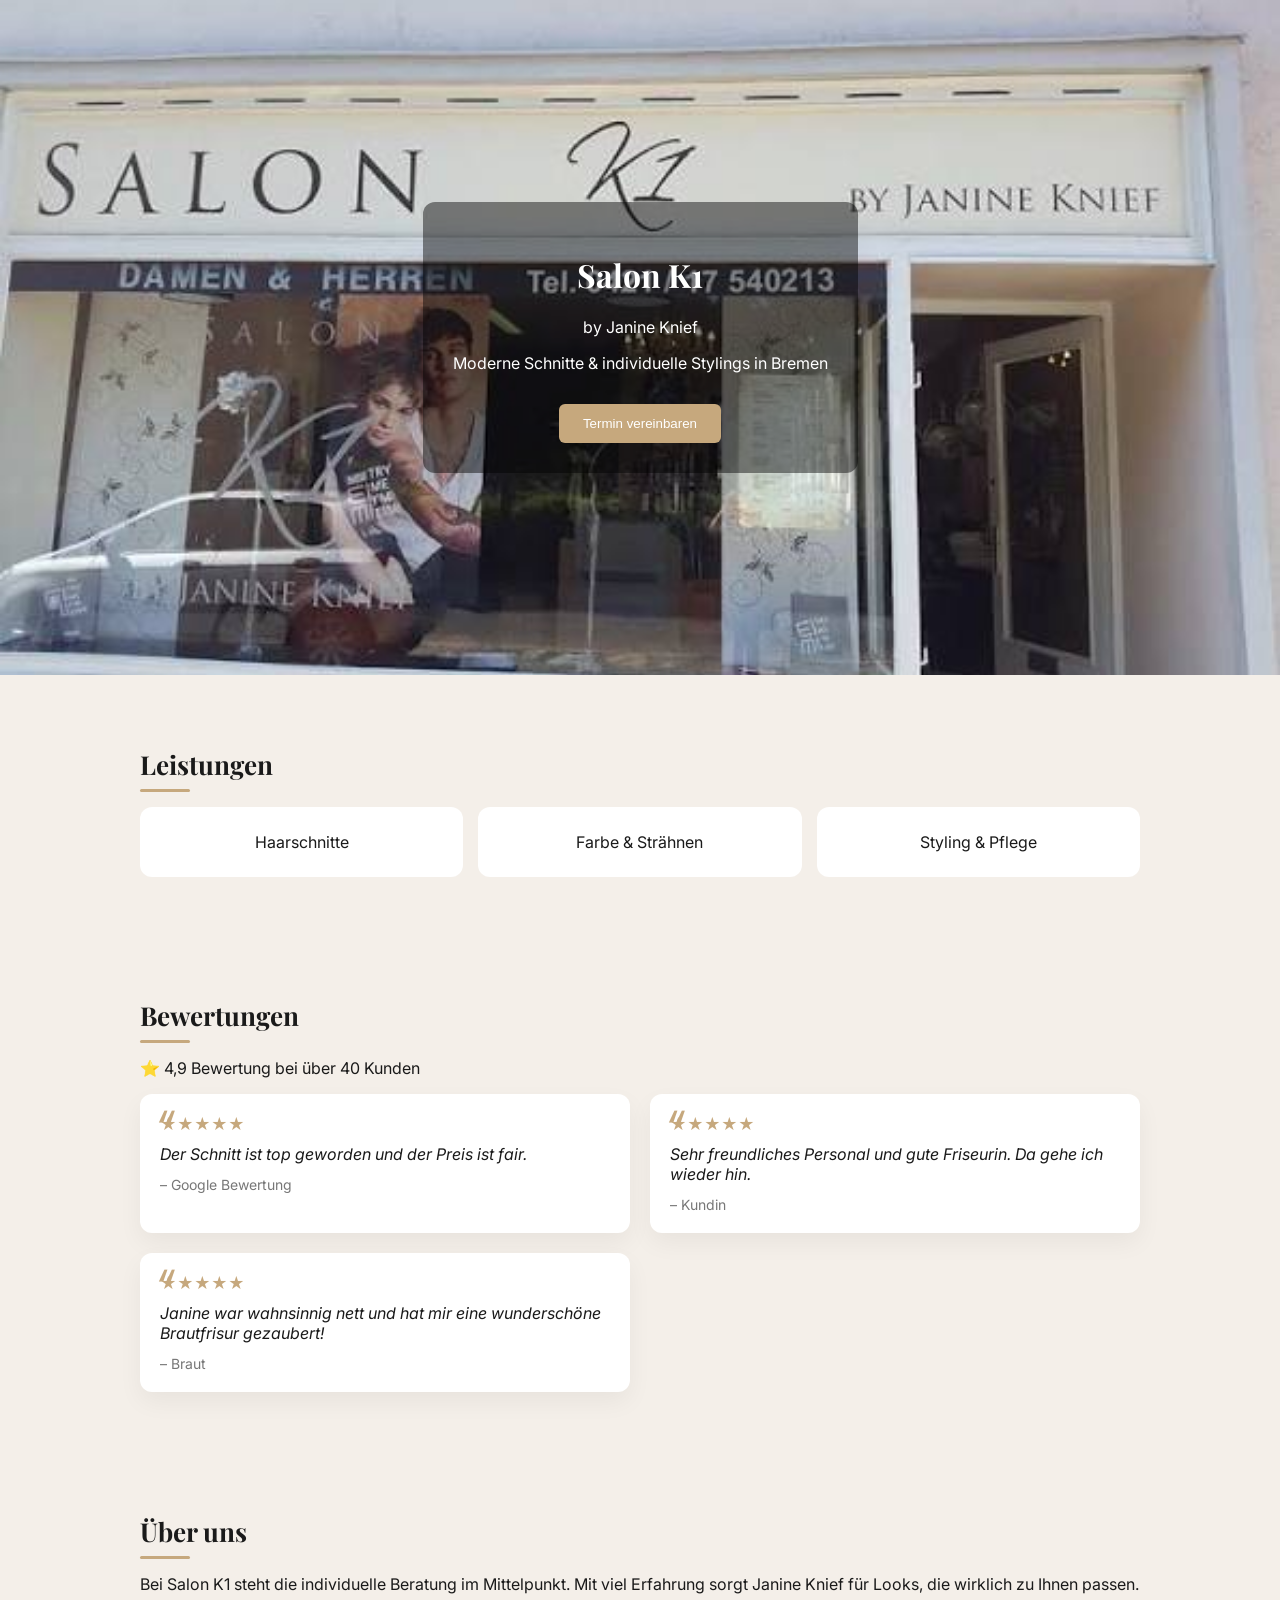
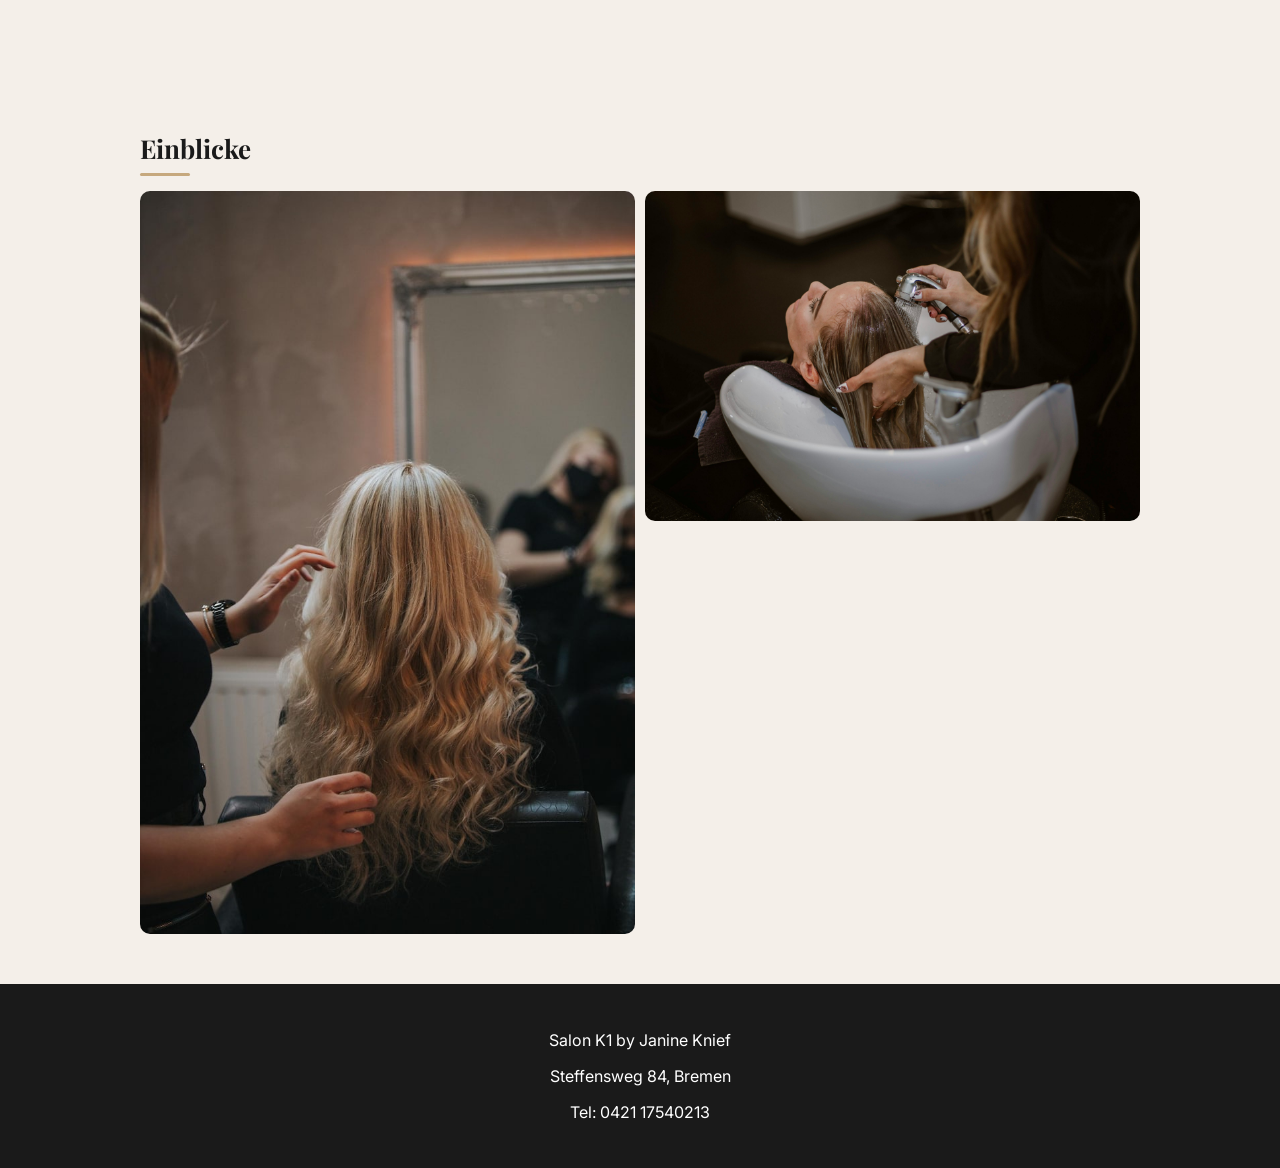
<file: index.html>
<!DOCTYPE html>
<html lang="de">
<head>
<meta charset="UTF-8">
<meta name="viewport" content="width=device-width, initial-scale=1.0">

<title>Salon K1</title>

<link href="https://fonts.googleapis.com/css2?family=Playfair+Display:wght@500;600&family=Inter:wght@300;400;500&display=swap" rel="stylesheet">
<link rel="stylesheet" href="style.css">
</head>

<body>

<!-- HERO -->
<div class="hero">
    <div class="overlay">
        <h1>Salon K1</h1>
        <p>by Janine Knief</p>
        <p>Moderne Schnitte & individuelle Stylings in Bremen</p>
        <button>Termin vereinbaren</button>
    </div>
</div>

<!-- SERVICES -->
<div class="section">
    <h2>Leistungen</h2>
    <div class="services">
        <div class="card">Haarschnitte</div>
        <div class="card">Farbe & Strähnen</div>
        <div class="card">Styling & Pflege</div>
    </div>
</div>

<!-- REVIEWS -->
<div class="section">
    <h2>Bewertungen</h2>
    <p>⭐ 4,9 Bewertung bei über 40 Kunden</p>

    <div class="reviews">

        <div class="review">
            <div class="stars">★★★★★</div>
            Der Schnitt ist top geworden und der Preis ist fair.
            <div class="author">– Google Bewertung</div>
        </div>

        <div class="review">
            <div class="stars">★★★★★</div>
            Sehr freundliches Personal und gute Friseurin. Da gehe ich wieder hin.
            <div class="author">– Kundin</div>
        </div>

        <div class="review">
            <div class="stars">★★★★★</div>
            Janine war wahnsinnig nett und hat mir eine wunderschöne Brautfrisur gezaubert!
            <div class="author">– Braut</div>
        </div>

    </div>
</div>

<!-- ABOUT -->
<div class="section">
    <h2>Über uns</h2>
    <p>
        Bei Salon K1 steht die individuelle Beratung im Mittelpunkt.
        Mit viel Erfahrung sorgt Janine Knief für Looks, die wirklich zu Ihnen passen.
    </p>
</div>

<!-- GALLERY -->
<div class="section">
    <h2>Einblicke</h2>
    <div class="gallery">
        <img src="bild2.jpg">
        <img src="bild3.jpg">
    </div>
</div>

<!-- FOOTER -->
<footer>
    <p>Salon K1 by Janine Knief</p>
    <p>Steffensweg 84, Bremen</p>
    <p>Tel: 0421 17540213</p>
</footer>

</body>
</html>
</file>
<file: style.css>
/* RESET */
body {
    margin: 0;
    font-family: 'Inter', sans-serif;
    background: #F4EFE9;
    color: #1a1a1a;
}

/* TYPO */
h1, h2 {
    font-family: 'Playfair Display', serif;
}

h2 {
    font-size: 26px;
    margin-bottom: 25px;
    position: relative;
}

h2::after {
    content: "";
    width: 50px;
    height: 3px;
    background: #C6A87D;
    position: absolute;
    left: 0;
    bottom: -10px;
    border-radius: 2px;
}

/* HERO */
.hero {
    height: 75vh;
    background: url('bild1.jpg') center/cover no-repeat;
    display: flex;
    align-items: center;
    justify-content: center;
    text-align: center;
    color: white;
}

.overlay {
    background: rgba(0,0,0,0.45);
    padding: 30px;
    border-radius: 12px;
}

button {
    margin-top: 15px;
    padding: 12px 24px;
    border: none;
    background: #C6A87D;
    color: white;
    border-radius: 6px;
    cursor: pointer;
    transition: 0.3s;
}

button:hover {
    background: #b89663;
}

/* SECTION */
.section {
    padding: 50px 20px;
    max-width: 1000px;
    margin: auto;
}

/* SERVICES */
.services {
    display: grid;
    gap: 15px;
}

.card {
    background: white;
    padding: 25px;
    border-radius: 12px;
    text-align: center;
    transition: 0.3s;
}

.card:hover {
    transform: translateY(-5px);
}

/* REVIEWS */
.reviews {
    display: grid;
    gap: 20px;
}

.review {
    background: white;
    padding: 20px;
    border-radius: 12px;
    position: relative;
    font-style: italic;
    box-shadow: 0 10px 25px rgba(0,0,0,0.05);
    transition: 0.3s;
}

.review:hover {
    transform: translateY(-3px);
}

.review::before {
    content: "“";
    font-size: 50px;
    position: absolute;
    top: 5px;
    left: 15px;
    color: #C6A87D;
}

.stars {
    color: #C6A87D;
    margin-bottom: 10px;
    font-style: normal;
}

.author {
    margin-top: 12px;
    font-size: 14px;
    color: #777;
    font-style: normal;
}

/* GALLERY */
.gallery {
    display: grid;
    gap: 10px;
}

.gallery img {
    width: 100%;
    border-radius: 10px;
}

/* FOOTER */
footer {
    background: #1a1a1a;
    color: white;
    padding: 30px;
    text-align: center;
}

/* DESKTOP */
@media(min-width: 768px) {
    .services {
        grid-template-columns: repeat(3, 1fr);
    }

    .reviews {
        grid-template-columns: repeat(2, 1fr);
    }

    .gallery {
        grid-template-columns: repeat(2, 1fr);
    }
}
</file>
